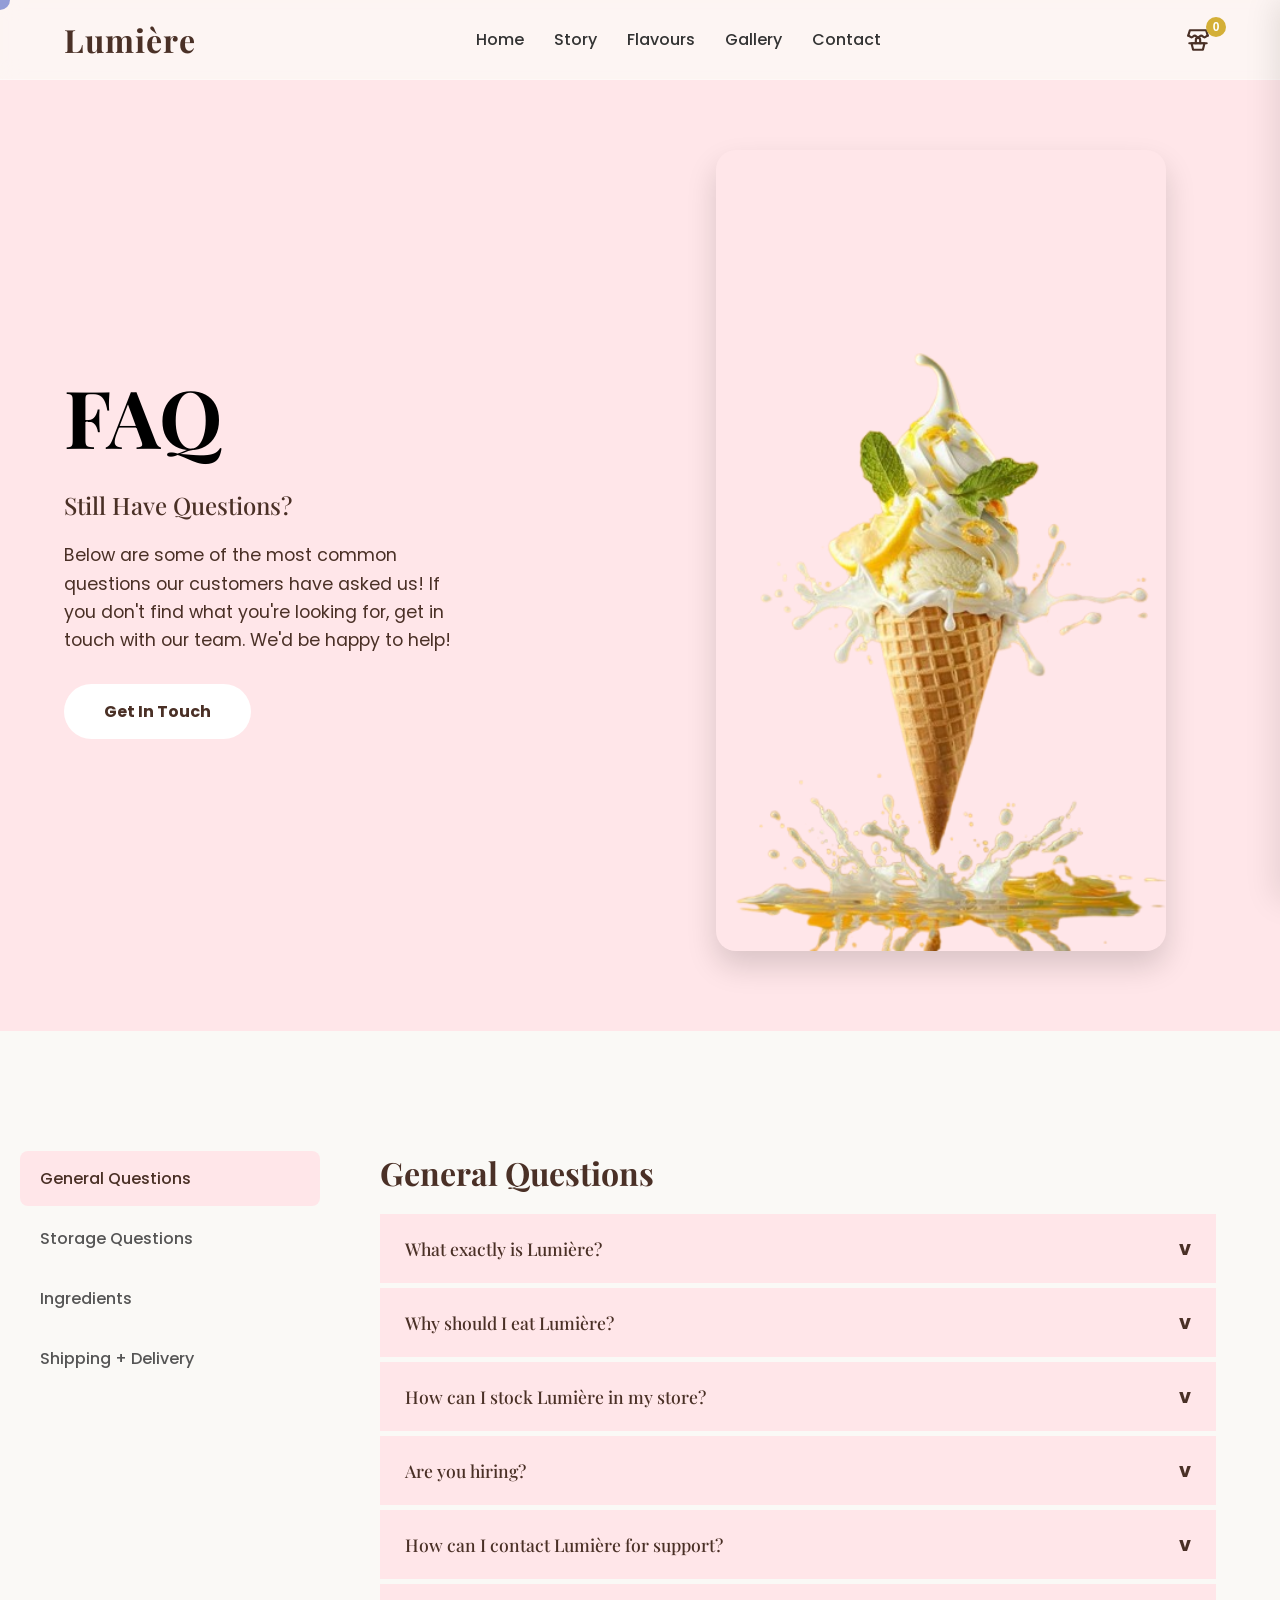
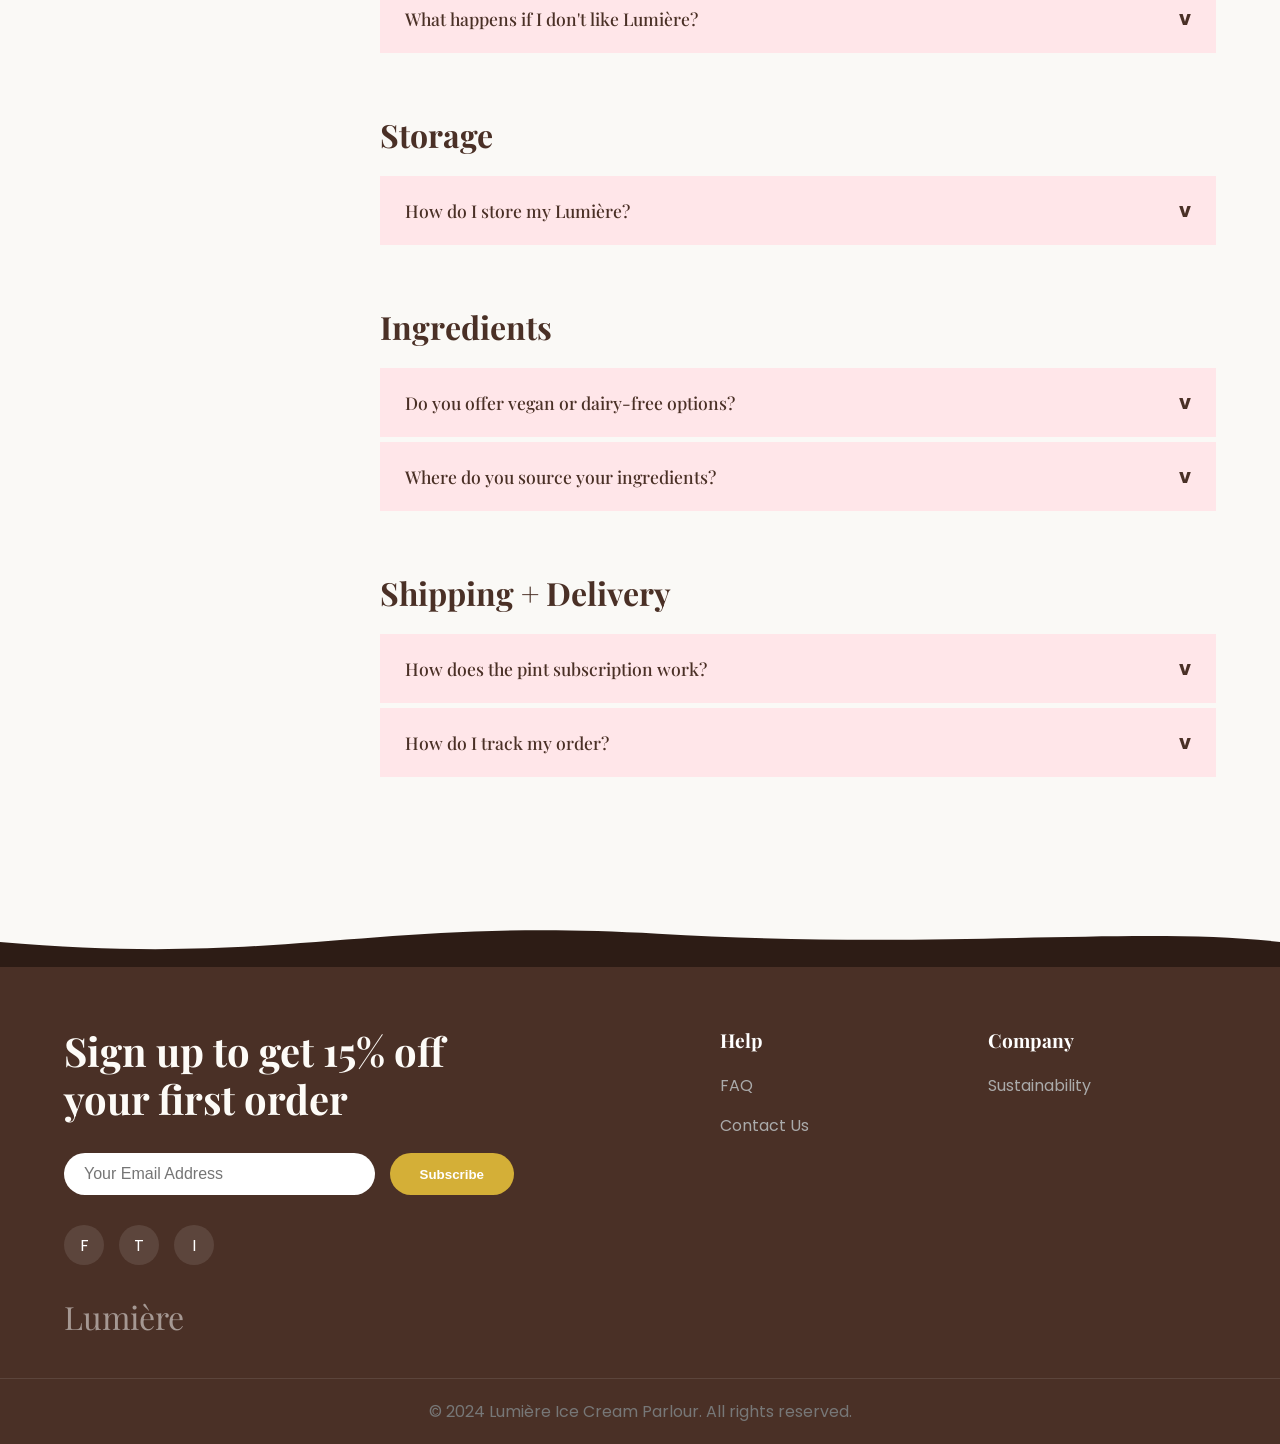
<file: faq.html>
<!DOCTYPE html>
<html lang="en">
<head>
    <meta charset="UTF-8">
    <meta name="viewport" content="width=device-width, initial-scale=1.0">
    <title>FAQ & Help | Lumi&egrave;re</title>
    <link rel="stylesheet" href="style.css">
    <link href="https://fonts.googleapis.com/css2?family=Playfair+Display:ital,wght@0,400;0,700;1,400&family=Poppins:wght@300;400;500;600&display=swap" rel="stylesheet">
    <style>
        body { background: #faf9f6 !important; }
        .faq-hero {
            background: #ffe6e9;
            padding: 150px 5% 80px;
            display: grid;
            grid-template-columns: 1fr 1fr;
            align-items: center;
            gap: 50px;
            min-height: 80vh;
            position: relative;
            overflow: hidden;
        }
        .faq-hero-text h1 {
            font-size: 5rem;
            font-family: var(--font-heading);
            color: #000;
            margin-bottom: 20px;
        }
        .faq-hero-text h2 {
            font-size: 1.5rem;
            color: #4a3026;
            margin-bottom: 20px;
            font-weight: 500;
        }
        .faq-hero-text p {
            color: #4a3026;
            font-size: 1.1rem;
            margin-bottom: 30px;
            max-width: 400px;
            line-height: 1.6;
        }
        .faq-hero-text a { color: #4a3026; font-weight: bold; }
        .btn-white {
            background: #fff;
            color: #4a3026;
            padding: 15px 40px;
            border-radius: 30px;
            text-decoration: none;
            font-weight: bold;
            display: inline-block;
            transition: 0.3s;
        }
        .btn-white:hover { transform: scale(1.05); }
        .faq-hero-images { position: relative; height: 100%; min-height: 400px; }
        .hero-img {
            position: absolute; width: 200px; border-radius: 15px;
            box-shadow: 0 15px 30px rgba(0,0,0,0.15); border: 8px solid #fff;
        }
        .img-1 { top: 5%; left: 0; transform: rotate(-10deg); }
        .img-2 { top: 25%; right: 5%; width: 250px; transform: rotate(5deg); z-index: 2; }
        .img-3 { bottom: 0; left: 20%; transform: rotate(-5deg); z-index: 3; }
        
        .faq-body {
            max-width: 100%; margin: 0; padding: 120px 5% 80px 20px;
            display: grid; grid-template-columns: 300px minmax(0, 1200px); gap: 60px; align-items: start;
        }
        .faq-sidebar { position: sticky; top: 120px; }
        .faq-sidebar ul { list-style: none; padding: 0; }
        .faq-sidebar li { margin-bottom: 5px; }
        .faq-sidebar a {
            display: block; padding: 15px 20px; text-decoration: none;
            color: #555; font-weight: 500; transition: 0.3s; border-radius: 8px;
        }
        .faq-sidebar a.active, .faq-sidebar a:hover {
            background: #ffe6e9; color: #4a3026;
        }
        .faq-category { margin-bottom: 60px; scroll-margin-top: 100px; }
        .faq-category h3 { font-size: 2rem; color: #4a3026; margin-bottom: 20px; font-family: var(--font-heading); }
        .faq-item {
            background: #ffe6e9; margin-bottom: 5px; overflow: hidden;
        }
        .faq-question {
            padding: 20px 25px; cursor: pointer; display: flex;
            justify-content: space-between; align-items: center; transition: 0.3s;
        }
        .faq-question h4 { color: #4a3026; margin: 0; font-size: 1.1rem; font-weight: 500; }
        .faq-icon { font-size: 1.2rem; color: #4a3026; transition: transform 0.3s; font-weight: bold; }
        .faq-answer { max-height: 0; overflow: hidden; transition: max-height 0.4s ease; }
        .faq-answer-content { padding: 0 25px 25px; color: #4a3026; line-height: 1.6; opacity: 0.8; }
        .faq-item.active .faq-answer { max-height: 800px; }
        .faq-item.active .faq-icon { transform: rotate(180deg); }
        
        @media (max-width: 992px) {
            .faq-hero, .faq-body { grid-template-columns: 1fr; }
            .faq-hero-images { height: 400px; }
            .faq-sidebar { position: static; margin-bottom: 40px; display: flex; flex-wrap: wrap; gap: 5px; }
        }
        @media (max-width: 768px) {
            .faq-hero { padding: 130px 5% 50px; }
            .faq-hero-text h1 { font-size: 3rem; }
            .faq-hero-text p { font-size: 1rem; }
            .faq-hero-images { height: 300px; }
        }
    </style>
    <!-- Favicon -->
    <link rel="icon" type="image/jpeg" href="Images/Vanilla_Flavour.png">
</head>
<body>
    <!-- Custom Cursor -->
    <div id="cursor"></div>
    <nav class="glass-nav" id="navbar">
        <div class="nav-container">
            <div class="logo">Lumi&egrave;re</div>
            <ul class="nav-links">
                <li><a href="index.html#hero">Home</a></li>
                <li><a href="index.html#about">Story</a></li>
                <li><a href="index.html#menu">Flavours</a></li>
                <li><a href="index.html#gallery">Gallery</a></li>
                <li><a href="index.html#contact">Contact</a></li>
            </ul>
            <div class="nav-actions">
                <button id="cartToggle" class="cart-btn">
                    <svg viewBox="0 0 24 24" fill="none" stroke="currentColor" stroke-width="2" stroke-linecap="round" stroke-linejoin="round">
                        <path d="M3 8l1.5-5h15l1.5 5"></path>
                        <path d="M3 8c1.5 0 1.5 1.5 3 1.5s1.5-1.5 3-1.5s1.5 1.5 3 1.5s1.5-1.5 3-1.5s1.5 1.5 3 1.5s1.5-1.5 3-1.5"></path>
                        <path d="M6 15h12l-1.5 6H7.5L6 15z"></path>
                        <path d="M4 15h16"></path>
                        <path d="M10 15v-3c0-1.1.9-2 2-2s2 .9 2 2v3"></path>
                    </svg>
                    <span id="cartCount">0</span>
                </button>
            </div>
            <div class="menu-toggle" id="mobile-menu">
        </div>
    </nav>

    <!-- Hero Section -->
    <header class="faq-hero">
        <div class="faq-hero-text">
            <h1>FAQ</h1>
            <h2>Still Have Questions?</h2>
            <p>Below are some of the most common questions our customers have asked us! If you don't find what you're looking for, get in touch with our team. We'd be happy to help!</p>
            <a href="index.html#contact" class="btn-white">Get In Touch</a>
        </div>
        <div class="faq-hero-images" style="display: flex; justify-content: center; align-items: center;">
            <img src="Images/bg4.png" alt="FAQ Image" style="width: 100%; max-width: 450px; border-radius: 20px; box-shadow: 0 15px 30px rgba(0,0,0,0.15); object-fit: cover;">
        </div>
    </header>

    <!-- FAQ Body -->
    <section class="faq-body">
        <aside class="faq-sidebar">
            <ul>
                <li><a href="#general" class="active">General Questions</a></li>
                <li><a href="#storage">Storage Questions</a></li>
                <li><a href="#ingredients">Ingredients</a></li>
                <li><a href="#shipping">Shipping + Delivery</a></li>
            </ul>
        </aside>
        
        <div class="faq-content">
            <!-- Category 1 -->
            <div id="general" class="faq-category">
                <h3>General Questions</h3>
                <div class="faq-item">
                    <div class="faq-question">
                        <h4>What exactly is Lumi&egrave;re?</h4>
                        <span class="faq-icon">v</span>
                    </div>
                    <div class="faq-answer">
                        <div class="faq-answer-content">
                            <p>Lumi&egrave;re is an ultra-premium artisanal ice cream brand dedicated to crafting the finest frozen experiences using globally sourced, organic ingredients.</p>
                            <img src="Images/Vanilla_Flavour.png" alt="Lumi&egrave;re Ice Cream" style="width: 100%; border-radius: 10px; margin-top: 15px; max-height: 300px; object-fit: cover;">
                        </div>
                    </div>
                </div>
                <div class="faq-item">
                    <div class="faq-question">
                        <h4>Why should I eat Lumi&egrave;re?</h4>
                        <span class="faq-icon">v</span>
                    </div>
                    <div class="faq-answer">
                        <div class="faq-answer-content">Because you deserve the best! We use zero artificial flavors, 100% pasture-raised dairy, and perfectly balanced recipes that elevate dessert to a luxury experience.</div>
                    </div>
                </div>
                <div class="faq-item">
                    <div class="faq-question">
                        <h4>How can I stock Lumi&egrave;re in my store?</h4>
                        <span class="faq-icon">v</span>
                    </div>
                    <div class="faq-answer">
                        <div class="faq-answer-content">We'd love to partner with you. Please reach out to our wholesale team via the Contact Us page for pricing and distribution inquiries.</div>
                    </div>
                </div>
                <div class="faq-item">
                    <div class="faq-question">
                        <h4>Are you hiring?</h4>
                        <span class="faq-icon">v</span>
                    </div>
                    <div class="faq-answer">
                        <div class="faq-answer-content">Yes! We are always looking for passionate people to join our parlour team and headquarters.</div>
                    </div>
                </div>
                <div class="faq-item">
                    <div class="faq-question">
                        <h4>How can I contact Lumi&egrave;re for support?</h4>
                        <span class="faq-icon">v</span>
                    </div>
                    <div class="faq-answer">
                        <div class="faq-answer-content">You can reach our support team through the "Get In Touch" section on our homepage or by emailing support@lumiereicecream.com.</div>
                    </div>
                </div>
                <div class="faq-item">
                    <div class="faq-question">
                        <h4>What happens if I don't like Lumi&egrave;re?</h4>
                        <span class="faq-icon">v</span>
                    </div>
                    <div class="faq-answer">
                        <div class="faq-answer-content">We stand by our Satisfaction Guarantee. If you aren't completely in love with your pint, we'll refund your order. No questions asked.</div>
                    </div>
                </div>
            </div>
            
            <!-- Category 2 -->
            <div id="storage" class="faq-category">
                <h3>Storage</h3>
                <div class="faq-item">
                    <div class="faq-question">
                        <h4>How do I store my Lumi&egrave;re?</h4>
                        <span class="faq-icon">v</span>
                    </div>
                    <div class="faq-answer">
                        <div class="faq-answer-content">Store your pints in the coldest part of your freezer (usually the back). For the best tasting experience, allow the pint to sit at room temperature for 5-10 minutes before scooping.</div>
                    </div>
                </div>
            </div>
            
            <!-- Category 3 -->
            <div id="ingredients" class="faq-category">
                <h3>Ingredients</h3>
                <div class="faq-item">
                    <div class="faq-question">
                        <h4>Do you offer vegan or dairy-free options?</h4>
                        <span class="faq-icon">v</span>
                    </div>
                    <div class="faq-answer">
                        <div class="faq-answer-content">Yes! We have a dedicated line of plant-based ice creams made from a luxurious blend of coconut and oat milk. They are crafted with the same attention to detail and are just as creamy as our traditional dairy options.</div>
                    </div>
                </div>
                <div class="faq-item">
                    <div class="faq-question">
                        <h4>Where do you source your ingredients?</h4>
                        <span class="faq-icon">v</span>
                    </div>
                    <div class="faq-answer">
                        <div class="faq-answer-content">Our dairy is sourced exclusively from local, pasture-raised farms. For our exotic flavors, we partner directly with certified organic growers around the world&mdash;like our Alphonso Mangoes imported directly from Ratnagiri, India.</div>
                    </div>
                </div>
            </div>
            
            <!-- Category 4 -->
            <div id="shipping" class="faq-category">
                <h3>Shipping + Delivery</h3>
                <div class="faq-item">
                    <div class="faq-question">
                        <h4>How does the pint subscription work?</h4>
                        <span class="faq-icon">v</span>
                    </div>
                    <div class="faq-answer">
                        <div class="faq-answer-content">When you subscribe to the Pint Subscription, you'll receive a curated box of 3 hand-packed pints delivered to your door on the first Tuesday of every month. We ship using dry ice and thermal luxury packaging to ensure your order arrives perfectly frozen, even in the summer heat.</div>
                    </div>
                </div>
                <div class="faq-item">
                    <div class="faq-question">
                        <h4>How do I track my order?</h4>
                        <span class="faq-icon">v</span>
                    </div>
                    <div class="faq-answer">
                        <div class="faq-answer-content">Once your order is carefully packed and shipped, you will receive an email with a tracking link. You can also log into your account and view live updates on your order's journey from our parlour to your freezer.</div>
                    </div>
                </div>
            </div>
        </div>
    </section>

    <!-- Footer -->
    <footer class="bg-dark new-footer">
        <!-- SVG Wave -->
        <svg class="footer-wave" viewBox="0 0 1440 120" preserveAspectRatio="none">
            <path d="M0,60 C320,120 420,0 740,40 C1060,80 1280,20 1440,60 L1440,120 L0,120 Z" fill="#2d1c15"></path>
        </svg>
        <div class="container footer-grid-new">
            <div class="footer-left">
                <h2>Sign up to get 15% off<br>your first order</h2>
                <form class="footer-newsletter-new">
                    <input type="email" placeholder="Your Email Address" required>
                    <button type="submit">Subscribe</button>
                </form>
                <div class="social-icons">
                    <a href="#" class="social-icon">F</a>
                    <a href="#" class="social-icon">T</a>
                    <a href="#" class="social-icon">I</a>
                </div>
                <div class="brand-logo-footer">Lumi&egrave;re</div>
            </div>
            
            <div class="footer-right">
                <div class="footer-links-col">
                    <h3>Help</h3>
                    <ul>
                        <li><a href="faq.html">FAQ</a></li>
                        <li><a href="index.html#contact">Contact Us</a></li>
                    </ul>
                </div>
                <div class="footer-links-col">
                    <h3>Company</h3>
                    <ul>
                        <li><a href="sustainability.html">Sustainability</a></li>

                    </ul>
                </div>
            </div>
        </div>
        <div class="footer-bottom">
            <p>&copy; 2024 Lumi&egrave;re Ice Cream Parlour. All rights reserved.</p>
        </div>
    </footer>
    
    <!-- Slide-Out Cart -->
    <div class="cart-overlay" id="cartOverlay"></div>
    <div class="cart-sidebar" id="cartSidebar">
        <div class="cart-header">
            <h2>Your Cart</h2>
            <button class="close-cart" id="closeCart">&times;</button>
        </div>
        <div class="cart-items" id="cartItems">
            <!-- Items injected by JS -->
        </div>
        <div class="cart-footer">
            <div class="cart-total">Total: $<span id="cartTotal">0.00</span></div>
            <a href="#" class="btn-checkout-full">Proceed to Checkout</a>
        </div>
    </div>

    <script src="script.js"></script>
    <script>
        // FAQ Accordion Logic
        document.querySelectorAll('.faq-question').forEach(question => {
            question.addEventListener('click', () => {
                const item = question.parentElement;
                const isActive = item.classList.contains('active');
                
                // Toggle clicked
                if (isActive) {
                    item.classList.remove('active');
                } else {
                    item.classList.add('active');
                }
            });
        });
        
        // Sidebar active state logic
        const sidebarLinks = document.querySelectorAll('.faq-sidebar a');
        sidebarLinks.forEach(link => {
            link.addEventListener('click', function() {
                sidebarLinks.forEach(l => l.classList.remove('active'));
                this.classList.add('active');
            });
        });
    </script>
</body>
</html>
</file>
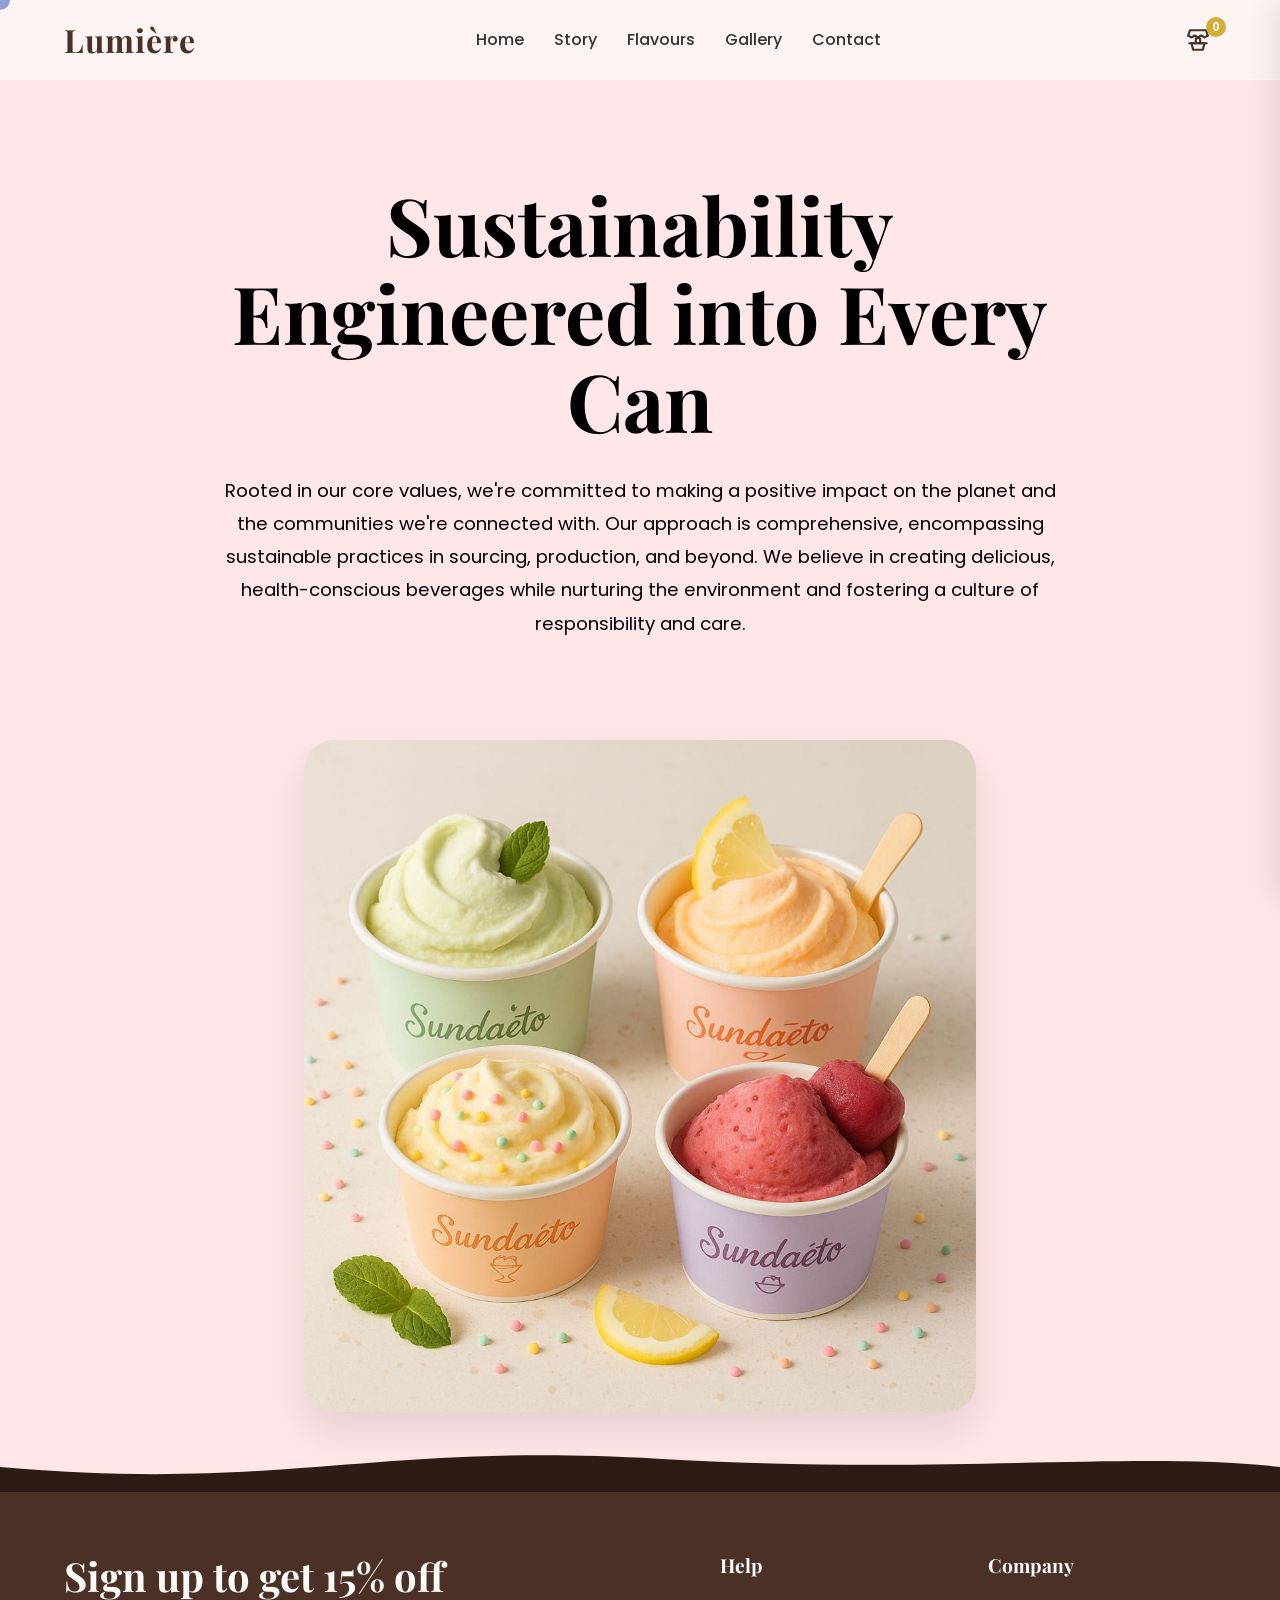
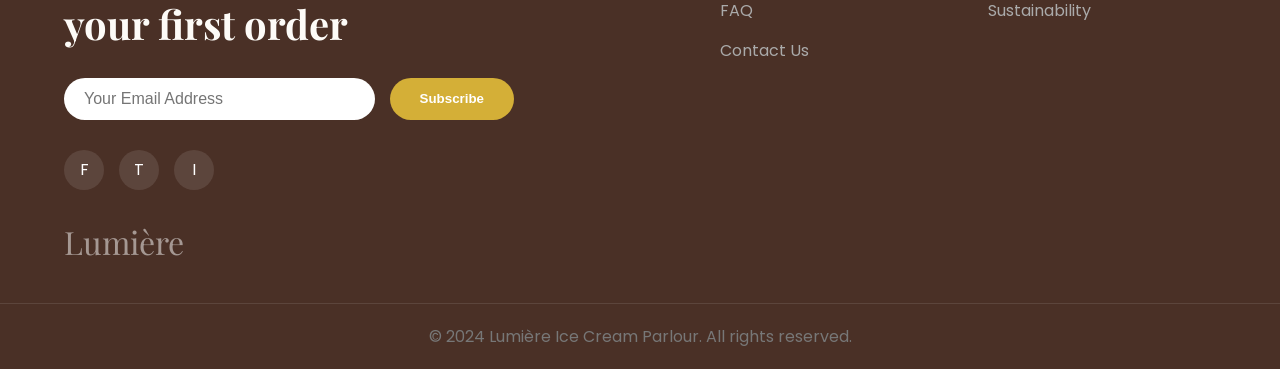
<file: sustainability.html>
<!DOCTYPE html>
<html lang="en">
<head>
    <meta charset="UTF-8">
    <meta name="viewport" content="width=device-width, initial-scale=1.0">
    <title>Sustainability | Lumi&egrave;re</title>
    <link rel="stylesheet" href="style.css">
    <link href="https://fonts.googleapis.com/css2?family=Playfair+Display:ital,wght@0,400;0,700;1,400&family=Poppins:wght@300;400;500;600&display=swap" rel="stylesheet">
    <style>
        body { background: #ffe6e9 !important; }
        .sus-hero {
            padding: 180px 5% 50px;
            text-align: center;
            max-width: 1000px;
            margin: 0 auto;
        }
        .sus-hero h1 {
            font-size: 5rem;
            color: #000;
            font-family: var(--font-heading);
            margin-bottom: 30px;
            line-height: 1.1;
        }
        .sus-hero p {
            color: #000;
            font-size: 1.15rem;
            line-height: 1.8;
            margin-bottom: 50px;
            max-width: 850px;
            margin-left: auto;
            margin-right: auto;
        }
        .sus-hero-img-container {
            max-width: 800px;
            margin: 0 auto 80px;
            padding: 0 5%;
        }
        .sus-hero-img {
            width: 100%;
            border-radius: 30px;
            box-shadow: 0 20px 40px rgba(0,0,0,0.1);
        }
        .sus-section {
            padding: 40px 0 100px;
        }
        .sus-grid {
            display: grid;
            grid-template-columns: 1fr 1fr;
            gap: 50px;
            margin-bottom: 60px;
            align-items: center;
        }
        .sus-img {
            width: 100%;
            border-radius: 15px;
            box-shadow: 0 15px 30px rgba(0,0,0,0.1);
        }
        .sus-text h3 {
            font-family: var(--font-heading);
            font-size: 2rem;
            color: var(--dark);
            margin-bottom: 20px;
        }
        .sus-text p {
            color: #333;
            line-height: 1.8;
            font-size: 1.1rem;
        }
        .sus-grid:nth-child(even) {
            direction: rtl;
        }
        .sus-grid:nth-child(even) .sus-text {
            direction: ltr;
        }
        @media (max-width: 768px) {
            .sus-grid { grid-template-columns: 1fr; direction: ltr !important; }
            .sus-hero { padding: 130px 5% 30px; }
            .sus-hero h1 { font-size: 2.5rem; }
            .sus-hero p { font-size: 1rem; }
            .sus-hero-img-container { margin-bottom: 40px; }
            .sus-text h3 { font-size: 1.5rem; }
        }
    </style>
    <!-- Favicon -->
    <link rel="icon" type="image/jpeg" href="Images/Vanilla_Flavour.png">
</head>
<body>
    <!-- Custom Cursor -->
    <div id="cursor"></div>
    <nav class="glass-nav" id="navbar">
        <div class="nav-container">
            <div class="logo">Lumi&egrave;re</div>
            <ul class="nav-links">
                <li><a href="index.html#hero">Home</a></li>
                <li><a href="index.html#about">Story</a></li>
                <li><a href="index.html#menu">Flavours</a></li>
                <li><a href="index.html#gallery">Gallery</a></li>
                <li><a href="index.html#contact">Contact</a></li>
            </ul>
            <div class="nav-actions">
                <button id="cartToggle" class="cart-btn">
                    <svg viewBox="0 0 24 24" fill="none" stroke="currentColor" stroke-width="2" stroke-linecap="round" stroke-linejoin="round">
                        <path d="M3 8l1.5-5h15l1.5 5"></path>
                        <path d="M3 8c1.5 0 1.5 1.5 3 1.5s1.5-1.5 3-1.5s1.5 1.5 3 1.5s1.5-1.5 3-1.5s1.5 1.5 3 1.5s1.5-1.5 3-1.5"></path>
                        <path d="M6 15h12l-1.5 6H7.5L6 15z"></path>
                        <path d="M4 15h16"></path>
                        <path d="M10 15v-3c0-1.1.9-2 2-2s2 .9 2 2v3"></path>
                    </svg>
                    <span id="cartCount">0</span>
                </button>
            </div>
            <div class="menu-toggle" id="mobile-menu">
        </div>
    </nav>

    <header class="sus-hero">
        <h1>Sustainability Engineered into Every Can</h1>
        <p>Rooted in our core values, we're committed to making a positive impact on the planet and the communities we're connected with. Our approach is comprehensive, encompassing sustainable practices in sourcing, production, and beyond. We believe in creating delicious, health-conscious beverages while nurturing the environment and fostering a culture of responsibility and care.</p>
    </header>
    
    <div class="sus-hero-img-container">
        <img src="Images/cups.jpg" alt="Sustainability Cups" class="sus-hero-img">
    </div>

    <!-- Footer -->
    <footer class="bg-dark new-footer">
        <!-- SVG Wave -->
        <svg class="footer-wave" viewBox="0 0 1440 120" preserveAspectRatio="none">
            <path d="M0,60 C320,120 420,0 740,40 C1060,80 1280,20 1440,60 L1440,120 L0,120 Z" fill="#2d1c15"></path>
        </svg>
        <div class="container footer-grid-new">
            <div class="footer-left">
                <h2>Sign up to get 15% off<br>your first order</h2>
                <form class="footer-newsletter-new">
                    <input type="email" placeholder="Your Email Address" required>
                    <button type="submit">Subscribe</button>
                </form>
                <div class="social-icons">
                    <a href="#" class="social-icon">F</a>
                    <a href="#" class="social-icon">T</a>
                    <a href="#" class="social-icon">I</a>
                </div>
                <div class="brand-logo-footer">Lumi&egrave;re</div>
            </div>
            
            <div class="footer-right">
                <div class="footer-links-col">
                    <h3>Help</h3>
                    <ul>
                        <li><a href="faq.html">FAQ</a></li>
                        <li><a href="index.html#contact">Contact Us</a></li>
                    </ul>
                </div>
                <div class="footer-links-col">
                    <h3>Company</h3>
                    <ul>
                        <li><a href="sustainability.html">Sustainability</a></li>

                    </ul>
                </div>
            </div>
        </div>
        <div class="footer-bottom">
            <p>&copy; 2024 Lumi&egrave;re Ice Cream Parlour. All rights reserved.</p>
        </div>
    </footer>
    
    <!-- Slide-Out Cart -->
    <div class="cart-overlay" id="cartOverlay"></div>
    <div class="cart-sidebar" id="cartSidebar">
        <div class="cart-header">
            <h2>Your Cart</h2>
            <button class="close-cart" id="closeCart">&times;</button>
        </div>
        <div class="cart-items" id="cartItems">
            <!-- Items injected by JS -->
        </div>
        <div class="cart-footer">
            <div class="cart-total">Total: $<span id="cartTotal">0.00</span></div>
            <a href="#" class="btn-checkout-full">Proceed to Checkout</a>
        </div>
    </div>

    <script src="script.js"></script>
</body>
</html>
</file>
<file: style.css>
/* === CSS Variables (Theme) === */
:root {
    --primary: #FDFBF7; /* Pastel cream */
    --secondary: #FDE8E9; /* Soft pink */
    --accent: #D4AF37; /* Gold */
    --dark: #4A3026; /* Chocolate brown */
    --dark-light: #5C3D31;
    --text: #333333;
    
    --font-heading: 'Playfair Display', serif;
    --font-body: 'Poppins', sans-serif;
    
    --nav-height: 80px;
    --transition: all 0.3s cubic-bezier(0.25, 0.8, 0.25, 1);
    
    /* Liquid Wave Mask Image */
    --wave-mask: url('data:image/svg+xml;utf8,<svg viewBox="0 0 1000 2000" xmlns="http://www.w3.org/2000/svg"><path d="M0,2000 L1000,2000 L1000,1000 C 750,900 750,1100 500,1000 C 250,900 250,1100 0,1000 Z" fill="black"/></svg>');
}

/* === Reset & Base === */
* {
    margin: 0;
    padding: 0;
    box-sizing: border-box;
    cursor: none; /* For custom cursor */
}

html {
    scroll-behavior: smooth;
    font-size: 16px;
}

body {
    font-family: var(--font-body);
    color: var(--text);
    background-color: var(--primary);
    overflow-x: hidden;
}

h1, h2, h3, h4, h5, h6 {
    font-family: var(--font-heading);
    color: var(--dark);
    font-weight: 700;
}

a {
    text-decoration: none;
    color: inherit;
}

ul {
    list-style: none;
}

img {
    max-width: 100%;
    display: block;
}

.container {
    width: 90%;
    max-width: 1200px;
    margin: 0 auto;
}

.section {
    padding: 100px 0;
}

.bg-cream { background-color: var(--primary); }
.bg-pink { background-color: var(--secondary); }
.bg-dark { background-color: var(--dark); }
.text-light { color: var(--primary); }
.text-light h2, .text-light p { color: var(--primary); }

/* === Custom Cursor === */
#cursor {
    position: fixed;
    top: 0; left: 0;
    width: 20px; height: 20px;
    background-color: rgba(212, 175, 55, 0.5); /* Gold transparent */
    border-radius: 50%;
    pointer-events: none;
    transform: translate(-50%, -50%);
    z-index: 9999;
    transition: width 0.2s, height 0.2s, background-color 0.2s;
    mix-blend-mode: difference;
}
#cursor.hovered {
    width: 50px;
    height: 50px;
    background-color: rgba(253, 251, 247, 0.8);
}

/* === Preloader === */
#preloader {
    position: fixed;
    top: 0; left: 0;
    width: 100%; height: 100%;
    background-color: var(--primary);
    z-index: 10000;
    display: flex;
    justify-content: center;
    align-items: center;
    transition: opacity 0.6s ease;
}
.loader-content { text-align: center; }
.scoop {
    width: 60px; height: 60px;
    background: var(--secondary);
    border-radius: 50%;
    margin: 0 auto;
    animation: bounce 1s infinite alternate cubic-bezier(0.5, 0.05, 1, 0.5);
}
.cone {
    width: 0; height: 0;
    border-left: 30px solid transparent;
    border-right: 30px solid transparent;
    border-top: 60px solid var(--accent);
    margin: -10px auto 20px auto;
}
.loader-text {
    font-size: 2rem;
    color: var(--dark);
    letter-spacing: 2px;
}
@keyframes bounce {
    from { transform: translateY(0); }
    to { transform: translateY(-30px); }
}

/* === Navbar === */
.glass-nav {
    position: fixed;
    top: 0; left: 0; width: 100%;
    height: var(--nav-height);
    background: rgba(253, 251, 247, 0.7);
    backdrop-filter: blur(10px);
    -webkit-backdrop-filter: blur(10px);
    border-bottom: 1px solid rgba(255,255,255,0.3);
    z-index: 1000;
    transition: height 0.4s ease, background 0.4s ease;
}
.glass-nav.scrolled {
    height: 60px;
    background: rgba(253, 251, 247, 0.95);
    box-shadow: 0 5px 20px rgba(0,0,0,0.05);
}
.nav-container {
    width: 90%; max-width: 1200px; margin: 0 auto;
    display: flex; justify-content: space-between; align-items: center;
    height: 100%;
}
.logo {
    font-family: var(--font-heading);
    font-size: 2rem;
    font-weight: 700;
    color: var(--dark);
    letter-spacing: 1px;
}
.nav-links {
    display: flex; gap: 30px;
}
.nav-links li a {
    font-size: 1rem;
    font-weight: 500;
    position: relative;
    padding-bottom: 5px;
}
.nav-links li a::after {
    content: '';
    position: absolute;
    bottom: 0; left: 0; width: 0%; height: 2px;
    background-color: var(--accent);
    transition: width 0.3s ease;
}
.nav-links li a:hover::after { width: 100%; }

/* Mobile Menu */
.menu-toggle { display: none; flex-direction: column; gap: 5px; cursor: pointer; }
.menu-toggle .bar { width: 25px; height: 3px; background: var(--dark); transition: 0.3s; }

/* === Scroll To Top === */
.scroll-btn {
    position: fixed; bottom: 30px; right: 30px;
    width: 50px; height: 50px;
    border-radius: 50%;
    background: var(--accent);
    color: white;
    border: none; font-size: 1.5rem;
    box-shadow: 0 4px 15px rgba(0,0,0,0.2);
    z-index: 999;
    opacity: 0; pointer-events: none;
    transform: translateY(20px);
    transition: var(--transition);
}
.scroll-btn.visible {
    opacity: 1; pointer-events: auto; transform: translateY(0);
}
.scroll-btn:hover { background: var(--dark); transform: translateY(-5px); }

/* === Button === */
.btn-primary {
    display: inline-block;
    padding: 15px 35px;
    background-color: var(--accent);
    color: #fff;
    font-weight: 600;
    border-radius: 30px;
    position: relative;
    overflow: hidden;
    transition: background 0.3s ease;
    border: none;
    font-family: var(--font-body);
}
.btn-primary:hover { background-color: var(--dark); }
.ripple {
    position: relative; overflow: hidden;
}
.ripple::after {
    content: "";
    display: block; position: absolute;
    width: 100%; height: 100%; top: 0; left: 0;
    pointer-events: none;
    background-image: radial-gradient(circle, #fff 10%, transparent 10.01%);
    background-repeat: no-repeat;
    background-position: 50%;
    transform: scale(10, 10);
    opacity: 0;
    transition: transform .5s, opacity 1s;
}
.ripple:active::after { transform: scale(0, 0); opacity: .3; transition: 0s; }

/* === Hero Split Section === */
.hero-split {
    min-height: 100vh;
    display: flex;
    align-items: center;
    position: relative;
    background: var(--primary);
    overflow: hidden;
    padding-top: var(--nav-height);
}
.hero-glow {
    position: absolute;
    top: 50%; left: 30%;
    width: 600px; height: 600px;
    background: radial-gradient(circle, rgba(212, 175, 55, 0.15) 0%, transparent 70%);
    transform: translate(-50%, -50%);
    z-index: 1;
    pointer-events: none;
}
.hero-container {
    display: grid;
    grid-template-columns: 1fr 1fr;
    gap: 50px;
    align-items: center;
    position: relative;
    z-index: 3;
}
.hero-visuals {
    position: relative;
    height: 600px;
    display: flex;
    align-items: center;
    justify-content: center;
}
.hero-img-1, .hero-img-2, .hero-img-3 {
    position: absolute;
    max-width: 100%;
    max-height: 100%;
    object-fit: contain;
    filter: drop-shadow(0 20px 30px rgba(74, 48, 38, 0.15));
}
.hero-img-1 {
    width: 60%;
    left: -5%;
    z-index: 2;
    animation: slide-in-left 1.5s cubic-bezier(0.2, 0.8, 0.2, 1) forwards;
}
.hero-img-2 {
    width: 50%;
    right: 5%;
    top: 5%;
    z-index: 1;
    animation: slide-in-right 1.5s cubic-bezier(0.2, 0.8, 0.2, 1) forwards;
}
.hero-img-3 {
    width: 45%;
    left: 35%;
    bottom: -10%;
    z-index: 3;
    animation: slide-in-bottom 1.5s cubic-bezier(0.2, 0.8, 0.2, 1) forwards;
}
.hero-badge {
    position: absolute;
    bottom: 50px;
    right: 50px;
    width: 140px;
    height: 140px;
    z-index: 4;
    animation: rotate-badge 15s linear infinite;
}
.hero-content-split {
    max-width: 600px;
    padding-right: 20px;
}
.hero-content-split h1 {
    font-size: 5rem;
    color: var(--dark);
    line-height: 1.1;
    margin-bottom: 20px;
}
.hero-content-split p {
    font-size: 1.2rem;
    color: var(--text);
    margin-bottom: 40px;
    line-height: 1.8;
}
@keyframes slide-in-left {
    from { opacity: 0; transform: translateX(-100px); }
    to { opacity: 1; transform: translateX(0); }
}
@keyframes slide-in-right {
    from { opacity: 0; transform: translateX(100px); }
    to { opacity: 1; transform: translateX(0); }
}
@keyframes slide-in-bottom {
    from { opacity: 0; transform: translateY(100px); }
    to { opacity: 1; transform: translateY(0); }
}
@keyframes rotate-badge {
    from { transform: rotate(0deg); }
    to { transform: rotate(360deg); }
}

/* === About Section === */
.about-grid {
    display: grid;
    grid-template-columns: 1fr 1fr;
    gap: 60px;
    align-items: center;
}
.about-image-wrapper {
    position: relative;
    border-radius: 20px;
    overflow: hidden;
    box-shadow: 0 20px 40px rgba(74,48,38,0.15);
}
.about-image-wrapper::after {
    content: ''; position: absolute; top: 0; left: 0; width: 100%; height: 100%;
    border: 2px solid var(--accent); border-radius: 20px;
    transform: translate(15px, 15px); pointer-events: none;
    z-index: -1;
}
.parallax-img {
    width: 100%; height: 500px; object-fit: cover;
    transition: transform 0.5s ease-out;
}
.about-text h2 {
    font-size: 3rem; margin-bottom: 20px; color: var(--dark);
}
.about-text p {
    font-size: 1.1rem; line-height: 1.8; margin-bottom: 20px; color: #555;
}

/* === Section Header === */
.section-header {
    text-align: center; margin-bottom: 60px;
}
.section-header h2 { font-size: 3rem; margin-bottom: 10px; }
.section-header p { font-size: 1.2rem; color: var(--accent); font-family: var(--font-heading); font-style: italic; }

/* === FLAVOURS CARDS (THE WAVE EFFECT) === */
.flavour-grid {
    display: grid;
    grid-template-columns: repeat(3, 1fr);
    gap: 30px;
    max-width: 1150px;
    margin: 0 auto;
}
.flavour-card {
    background: #fff;
    border-radius: 20px;
    overflow: hidden;
    box-shadow: 0 10px 30px rgba(0,0,0,0.05);
    transition: var(--transition);
    position: relative;
    cursor: pointer;
    aspect-ratio: 3 / 4;
    display: flex;
    flex-direction: column;
    justify-content: flex-end;
}
.flavour-card:hover, .flavour-card.wave-active {
    transform: translateY(-10px);
    box-shadow: 0 20px 40px rgba(0,0,0,0.12);
}
.card-images {
    position: absolute;
    top: 0; left: 0; width: 100%; height: 100%;
    z-index: 1;
    overflow: hidden;
    background: #fdfbf7;
}
.img-base, .img-hover {
    width: 100%; height: 100%;
    object-fit: cover;
    position: absolute;
    top: 0; left: 0;
    transition: opacity 0.8s ease, transform 0.8s ease;
}
.flavour-card:hover .img-base, .flavour-card.wave-active .img-base {
    opacity: 0;
}
.wave-layer {
    position: absolute;
    inset: 0;
    z-index: 2;
    pointer-events: none;
}
.wave-layer svg {
    width: 100%;
    height: 100%;
    display: block;
}
.wave-image {
    width: 100%;
    height: 100%;
    display: block;
}

/* Shimmer overlay */
.shimmer {
    position: absolute; top: 0; left: -100%; width: 50%; height: 100%;
    background: linear-gradient(to right, transparent, rgba(255,255,255,0.4), transparent);
    transform: skewX(-20deg);
    z-index: 3;
}
.flavour-card:hover .shimmer, .flavour-card.wave-active .shimmer {
    animation: shimmer-slide 1s ease-in-out forwards;
}
@keyframes shimmer-slide {
    0% { left: -100%; }
    100% { left: 200%; }
}

.card-info {
    padding: 40px 20px 25px; text-align: center;
    position: relative; z-index: 4;
    background: linear-gradient(to top, rgba(0,0,0,0.9) 0%, rgba(0,0,0,0.5) 60%, rgba(0,0,0,0) 100%);
    height: auto;
    display: flex;
    flex-direction: column;
    justify-content: flex-end;
    align-items: center;
    color: #fff;
}
.card-info h3 { 
    font-size: 1.4rem; 
    margin-bottom: 5px;
    color: #fff; 
}
.card-info .price {
    font-size: 1.1rem; color: var(--accent); font-weight: 600;
    display: inline-block;
    margin-bottom: 15px;
}
.card-info .btn-cart {
    width: 100%;
    max-width: 220px;
    padding: 10px 24px;
    margin: 0 auto;
    font-size: 1rem;
    background: rgba(255, 255, 255, 0.15);
    backdrop-filter: blur(8px);
    -webkit-backdrop-filter: blur(8px);
    border: 1px solid rgba(255, 255, 255, 0.3);
    color: #fff;
    border-radius: 30px;
    transition: all 0.3s ease;
}

/* === Gallery Section === */
.gallery-masonry {
    display: grid;
    grid-template-columns: repeat(4, 1fr);
    gap: 20px;
}
.gallery-item {
    position: relative; overflow: hidden; border-radius: 15px;
    aspect-ratio: 3 / 4;
}
.gallery-item img {
    width: 100%; height: 100%; object-fit: cover;
    transition: transform 0.6s ease;
}
.gallery-item .overlay {
    position: absolute; top: 0; left: 0; width: 100%; height: 100%;
    background: rgba(74, 48, 38, 0.6);
    display: flex; justify-content: center; align-items: center;
    opacity: 0; transition: var(--transition);
}
.gallery-item .overlay span {
    color: #fff; font-family: var(--font-heading); font-size: 1.5rem;
    transform: translateY(20px); transition: var(--transition);
}
.gallery-item:hover img { transform: scale(1.1); }
.gallery-item:hover .overlay { opacity: 1; }
.gallery-item:hover .overlay span { transform: translateY(0); }

/* === Testimonials Carousel === */
.carousel-container {
    position: relative;
    max-width: 800px;
    margin: 0 auto;
    text-align: center;
    padding: 40px;
    background: #fff;
    border-radius: 20px;
    box-shadow: 0 10px 30px rgba(0,0,0,0.05);
}
.carousel-slide {
    display: none;
    animation: fade-in 0.8s;
}
.carousel-slide.active { display: block; }
@keyframes fade-in {
    from { opacity: 0; transform: translateX(20px); }
    to { opacity: 1; transform: translateX(0); }
}
.carousel-slide .quote {
    font-size: 1.8rem; font-family: var(--font-heading); font-style: italic;
    color: var(--dark); margin-bottom: 20px;
}
.carousel-slide .author {
    font-size: 1rem; color: var(--accent); font-weight: 600; text-transform: uppercase; letter-spacing: 2px;
}
.carousel-dots {
    margin-top: 30px; display: flex; justify-content: center; gap: 10px;
}
.carousel-dots .dot {
    width: 12px; height: 12px; border-radius: 50%;
    background: #ddd; cursor: pointer; transition: 0.3s;
}
.carousel-dots .dot.active { background: var(--accent); transform: scale(1.2); }

/* === Special Offers (Countdown) === */
.offer-box {
    background: var(--dark);
    color: #fff;
    padding: 60px;
    border-radius: 20px;
    text-align: center;
    position: relative;
    overflow: hidden;
}
.offer-box::before {
    content: ''; position: absolute; top: -50%; left: -50%;
    width: 200%; height: 200%;
    background: radial-gradient(circle, rgba(212,175,55,0.2) 0%, transparent 60%);
    z-index: 0;
}
.offer-content { position: relative; z-index: 1; }
.offer-content h2 { color: var(--accent); font-size: 3rem; margin-bottom: 15px; }
.offer-content p { font-size: 1.2rem; margin-bottom: 40px; }
.countdown {
    display: flex; justify-content: center; gap: 20px; flex-wrap: wrap;
}
.time-box {
    background: rgba(255,255,255,0.1); backdrop-filter: blur(5px);
    padding: 20px; border-radius: 15px; min-width: 100px;
}
.time-box span { display: block; font-size: 3rem; font-weight: 700; font-family: var(--font-heading); }
.time-box small { font-size: 0.9rem; text-transform: uppercase; letter-spacing: 1px; color: var(--accent); }
.offer-badge {
    position: absolute; top: 30px; right: -30px;
    background: var(--accent); color: #fff;
    padding: 10px 40px; font-weight: bold; transform: rotate(45deg);
}

/* === Contact Section === */
.contact-grid {
    display: grid; grid-template-columns: 1fr 1fr; gap: 50px;
}
.contact-form-wrapper h2 { color: var(--primary); margin-bottom: 30px; }
.input-group {
    position: relative; margin-bottom: 30px;
}
.input-group input, .input-group textarea {
    width: 100%;
    padding: 15px 0;
    background: transparent;
    border: none;
    border-bottom: 2px solid rgba(255,255,255,0.2);
    color: #fff; font-size: 1rem;
    outline: none; transition: border-color 0.3s;
}
.input-group textarea { height: 120px; resize: none; }
.input-group label {
    position: absolute; top: 15px; left: 0;
    color: rgba(255,255,255,0.5); pointer-events: none;
    transition: 0.3s;
}
.input-group input:focus, .input-group textarea:focus { border-bottom-color: var(--accent); }
.input-group input:focus ~ label, .input-group textarea:focus ~ label,
.input-group input:valid ~ label, .input-group textarea:valid ~ label {
    top: -15px; font-size: 0.8rem; color: var(--accent);
}
.form-msg { margin-top: 15px; font-size: 0.9rem; }
.map-wrapper {
    border-radius: 20px; overflow: hidden; height: 100%; min-height: 400px;
}

/* === Footer === */
.new-footer {
    position: relative;
    padding: 60px 0 20px;
    background: var(--dark);
    color: #fff;
    margin-top: 50px;
    z-index: 10;
}
.footer-wave {
    position: absolute;
    top: -50px;
    left: 0;
    width: 100%;
    height: 50px;
}
.footer-grid-new {
    display: grid;
    grid-template-columns: 1.2fr 1fr;
    gap: 60px;
    padding-bottom: 40px;
}
.footer-left h2 {
    font-size: 2.5rem;
    font-family: var(--font-heading);
    margin-bottom: 30px;
    color: var(--primary);
    line-height: 1.2;
}
.footer-newsletter-new {
    display: flex;
    gap: 15px;
    margin-bottom: 30px;
    max-width: 450px;
}
.footer-newsletter-new input {
    flex: 1;
    padding: 12px 20px;
    border-radius: 30px;
    border: none;
    outline: none;
    font-size: 1rem;
}
.footer-newsletter-new button {
    padding: 12px 30px;
    background: var(--accent);
    color: #fff;
    border: none;
    border-radius: 30px;
    font-weight: bold;
    cursor: pointer;
    transition: 0.3s;
}
.footer-newsletter-new button:hover {
    background: #fff;
    color: var(--dark);
}
.social-icons {
    display: flex;
    gap: 15px;
    margin-bottom: 30px;
}
.social-icon {
    width: 40px; height: 40px; border-radius: 50%;
    background: rgba(255,255,255,0.1); display: flex; justify-content: center; align-items: center;
    transition: 0.3s; color: #fff; text-decoration: none;
}
.social-icon:hover { background: var(--accent); transform: translateY(-5px); box-shadow: 0 0 15px var(--accent); }
.brand-logo-footer {
    font-family: var(--font-heading);
    font-size: 2rem;
    color: rgba(255,255,255,0.5);
    margin-top: 20px;
}
.footer-right {
    display: grid;
    grid-template-columns: 1fr 1fr;
    gap: 40px;
}
.footer-links-col h3 {
    color: #fff; font-size: 1.2rem; margin-bottom: 20px;
}
.footer-links-col ul { list-style: none; padding: 0; }
.footer-links-col ul li { margin-bottom: 15px; }
.footer-links-col ul li a {
    color: #aaa; text-decoration: none; transition: 0.3s; font-size: 1rem;
}
.footer-links-col ul li a:hover { color: var(--accent); }

.footer-bottom { text-align: center; border-top: 1px solid rgba(255,255,255,0.1); padding-top: 20px; color: #777; }

/* === Button Cart === */
.btn-cart {
    display: block;
    width: 90%;
    margin: 10px auto 0;
    padding: 10px 20px;
    background: var(--accent);
    color: #fff;
    text-decoration: none;
    border-radius: 30px;
    font-size: 0.95rem;
    font-weight: bold;
    transition: 0.3s;
    border: none;
    cursor: pointer;
    box-sizing: border-box;
}
.btn-cart:hover { background: var(--dark); transform: translateY(-2px); }

/* === Animations & Utilities === */
.reveal-fade-up { opacity: 0; transform: translateY(50px); transition: 0.8s ease; }
.reveal-slide-right { opacity: 0; transform: translateX(-50px); transition: 0.8s ease; }
.reveal-slide-left { opacity: 0; transform: translateX(50px); transition: 0.8s ease; }
.reveal-scale { opacity: 0; transform: scale(0.9); transition: 0.8s ease; }

.reveal-fade-up.active, .reveal-slide-right.active, .reveal-slide-left.active, .reveal-scale.active {
    opacity: 1; transform: translate(0) scale(1);
}
.delay-1 { transition-delay: 0.2s; }
.delay-2 { transition-delay: 0.4s; }
.animate-text {
    opacity: 0; transform: translateY(20px);
    animation: text-reveal 1s cubic-bezier(0.2, 0.8, 0.2, 1) forwards;
    animation-delay: 1.5s;
}
@keyframes text-reveal {
    to { opacity: 1; transform: translateY(0); }
}

/* === Cart Styles === */
.nav-actions { display: flex; align-items: center; margin-left: 20px; }
.cart-btn {
    background: transparent; border: none; color: var(--dark);
    cursor: pointer; position: relative; padding: 5px;
    display: flex; align-items: center; justify-content: center;
}
.cart-btn svg { width: 26px; height: 26px; }
.cart-btn span {
    position: absolute; top: -5px; right: -10px; background: var(--accent);
    color: #fff; font-size: 0.75rem; font-weight: bold; width: 20px; height: 20px;
    border-radius: 50%; display: flex; justify-content: center; align-items: center;
}
.cart-overlay {
    position: fixed; top: 0; left: 0; width: 100%; height: 100%;
    background: rgba(0,0,0,0.5); z-index: 1000;
    opacity: 0; visibility: hidden; transition: 0.3s;
}
.cart-sidebar {
    position: fixed; top: 0; right: -400px; width: 400px; max-width: 100%; height: 100%;
    background: #fff; z-index: 1001; box-shadow: -5px 0 30px rgba(0,0,0,0.1);
    display: flex; flex-direction: column; transition: right 0.4s cubic-bezier(0.2, 0.8, 0.2, 1);
}
.cart-sidebar.open { right: 0; }
.cart-overlay.open { opacity: 1; visibility: visible; }
.cart-header {
    padding: 20px 30px; border-bottom: 1px solid #eee; display: flex;
    justify-content: space-between; align-items: center;
}
.cart-header h2 { font-size: 1.5rem; color: var(--dark); margin: 0; }
.close-cart { background: transparent; border: none; font-size: 2rem; cursor: pointer; color: #888; }
.cart-items { flex: 1; overflow-y: auto; padding: 20px 30px; }
.cart-item { display: flex; gap: 15px; margin-bottom: 20px; border-bottom: 1px solid #f5f5f5; padding-bottom: 15px; }
.cart-item-img { width: 70px; height: 70px; border-radius: 10px; object-fit: cover; }
.cart-item-info { flex: 1; }
.cart-item-title { font-weight: 600; color: var(--dark); margin-bottom: 5px; font-size: 1rem; }
.cart-item-price { color: var(--accent); font-weight: bold; }
.cart-item-controls { display: flex; align-items: center; gap: 10px; margin-top: 10px; }
.qty-btn { width: 25px; height: 25px; border-radius: 50%; border: 1px solid #ddd; background: #fff; cursor: pointer; }
.cart-footer { padding: 30px; border-top: 1px solid #eee; background: #fafafa; }
.cart-total { font-size: 1.25rem; font-weight: bold; color: var(--dark); margin-bottom: 20px; display: flex; justify-content: space-between; }
.btn-checkout-full { display: block; width: 100%; text-align: center; padding: 15px; background: var(--dark); color: #fff; border-radius: 30px; text-decoration: none; font-weight: bold; transition: 0.3s; }
.btn-checkout-full:hover { background: var(--accent); }

/* === Responsive === */
@media (max-width: 992px) {
    .footer-grid-new { grid-template-columns: 1fr; gap: 40px; }
    .footer-newsletter-new { max-width: 100%; }
    .hero-container { grid-template-columns: 1fr; gap: 30px; text-align: center; }
    .hero-content-split { padding-right: 0; margin: 0 auto; }
    .hero-visuals { height: 400px; }
    .hero-glow { width: 400px; height: 400px; top: 30%; left: 50%; }
    .about-grid, .contact-grid { grid-template-columns: 1fr; }
    .hero-content-split h1 { font-size: 4rem; }
    .flavour-grid { grid-template-columns: repeat(2, 1fr); max-width: 700px; }
    .gallery-masonry { grid-template-columns: repeat(2, 1fr); }
}

@media (max-width: 768px) {
    .nav-links {
        position: fixed; top: var(--nav-height); left: -100%; width: 100%; height: calc(100vh - var(--nav-height));
        background: var(--primary); flex-direction: column; align-items: center; justify-content: center;
        transition: 0.4s;
    }
    .nav-links.active { left: 0; }
    .menu-toggle { display: flex; }
    .menu-toggle.active .bar:nth-child(1) { transform: translateY(8px) rotate(45deg); }
    .menu-toggle.active .bar:nth-child(2) { opacity: 0; }
    .menu-toggle.active .bar:nth-child(3) { transform: translateY(-8px) rotate(-45deg); }
    
    .hero-content-split h1 { font-size: 3rem; }
    .section { padding: 60px 0; }
    
    .time-box { min-width: 70px; padding: 10px; }
    .time-box span { font-size: 2rem; }
    
    .flavour-grid { grid-template-columns: 1fr; max-width: 380px; }
    .gallery-masonry { grid-template-columns: 1fr; max-width: 400px; margin: 0 auto; }
}
.contact-form-wrapper { background-color: #ffe6e9; padding: 40px; border-radius: 15px; }
.contact-form-wrapper h2, .contact-form-wrapper label, .contact-form-wrapper input, .contact-form-wrapper textarea { color: #000; }
</file>
